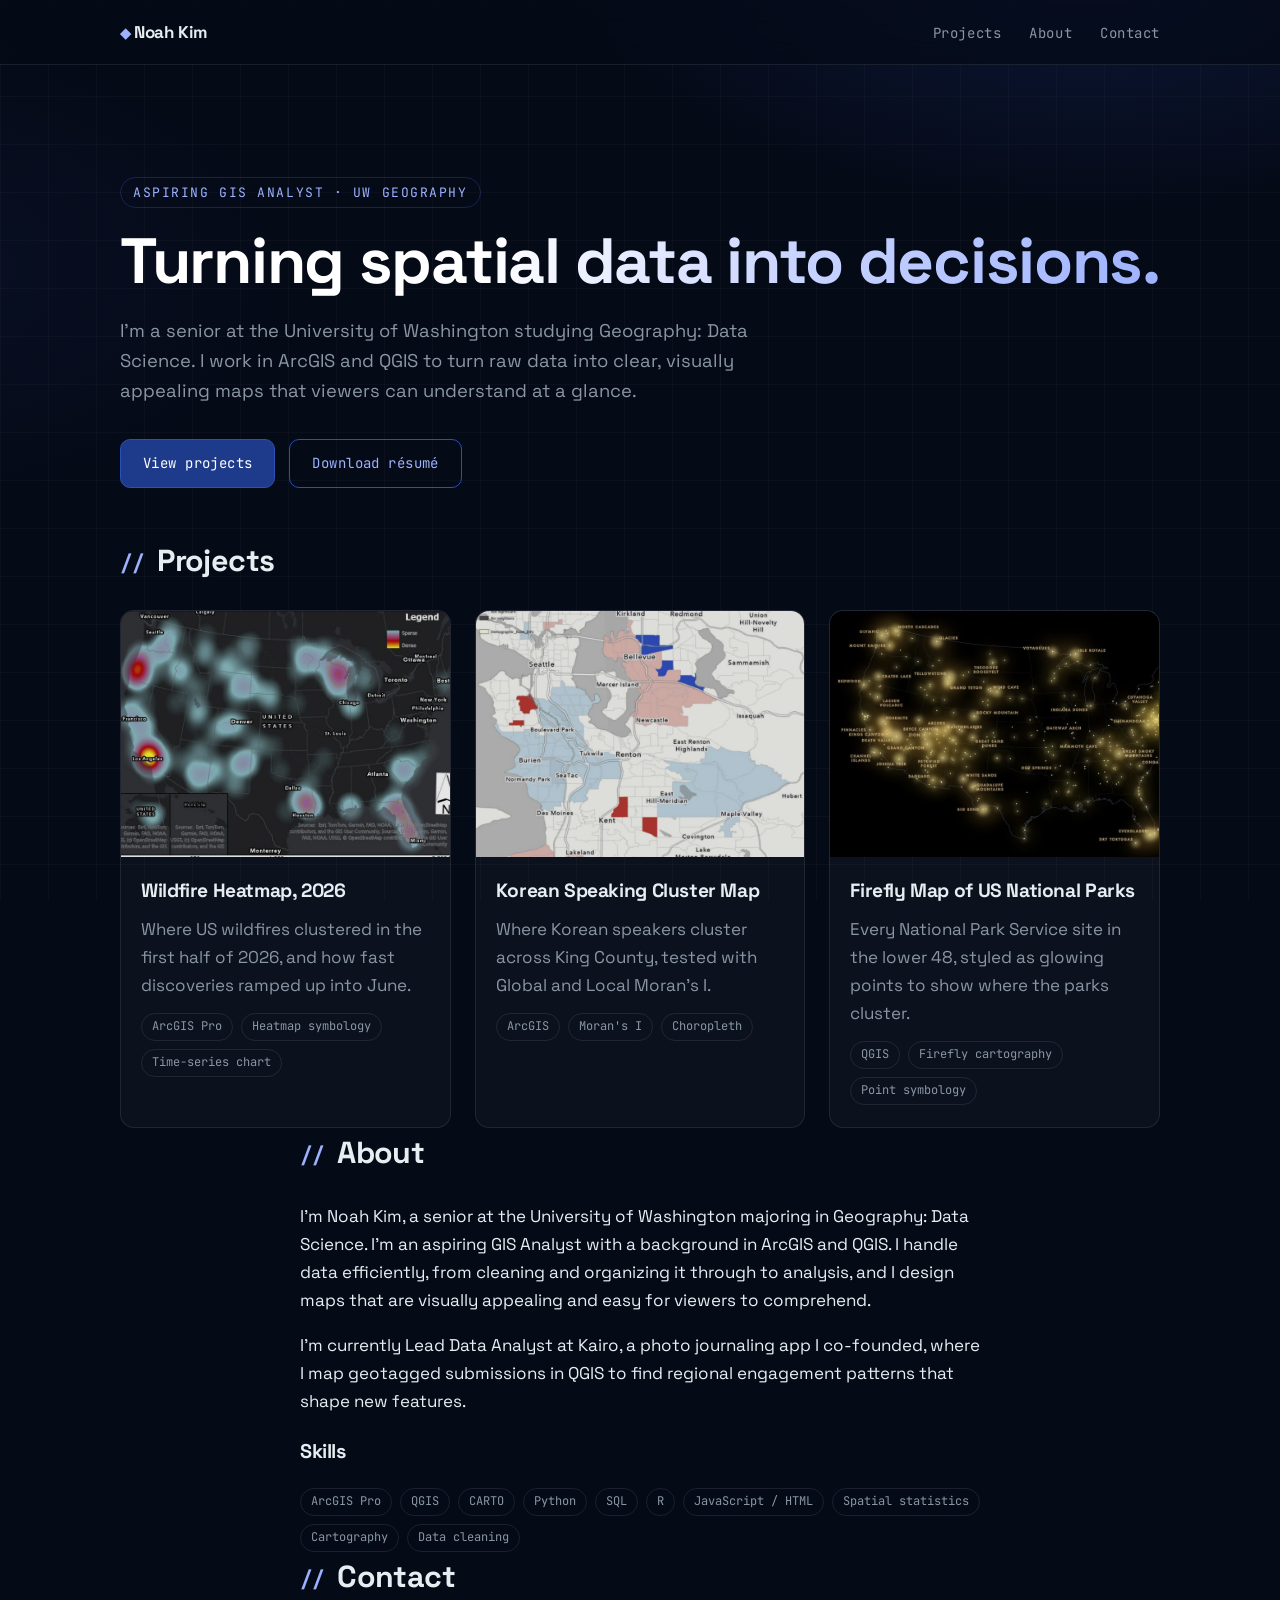
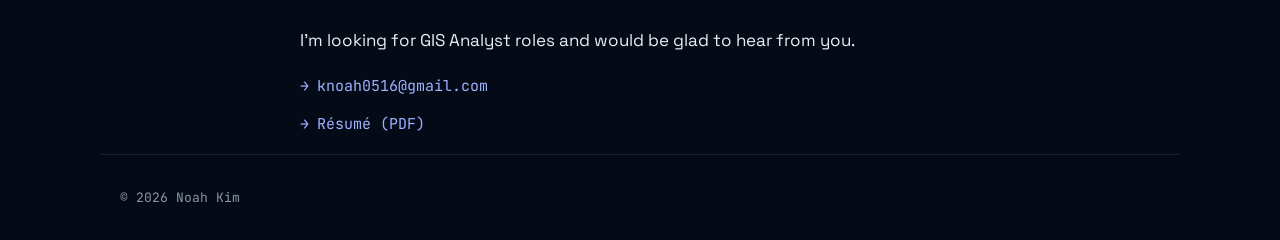
<file: index.html>
<!doctype html>
<html lang="en">
<head>
  <meta charset="utf-8">
  <meta name="viewport" content="width=device-width, initial-scale=1">
  <title>Noah Kim | GIS Portfolio</title>
  <meta name="description" content="GIS analyst portfolio: spatial analysis, cartography, and geospatial data projects.">
  <link rel="stylesheet" href="css/style.css">
</head>
<body>
  <header class="site-header">
    <nav class="container nav">
      <a class="brand" href="#top">Noah Kim</a>
      <ul>
        <li><a href="#projects">Projects</a></li>
        <li><a href="#about">About</a></li>
        <li><a href="#contact">Contact</a></li>
      </ul>
    </nav>
  </header>

  <main id="top">
    <section class="hero container">
      <p class="eyebrow">Aspiring GIS Analyst · UW Geography</p>
      <h1>Turning spatial data into decisions.</h1>
      <p class="lead">I'm a senior at the University of Washington studying Geography: Data Science. I work in ArcGIS and QGIS to turn raw data into clear, visually appealing maps that viewers can understand at a glance.</p>
      <div class="cta">
        <a class="btn" href="#projects">View projects</a>
        <a class="btn btn-outline" href="resume.pdf">Download résumé</a>
      </div>
    </section>

    <section id="projects" class="container">
      <h2>Projects</h2>
      <div class="grid">
        <article class="card">
          <a href="projects/project-1.html"><img src="images/project-1-thumb.jpg" alt="Heatmap of 2026 US wildfire locations, densest around Los Angeles and western Oregon"></a>
          <div class="card-body">
            <h3><a href="projects/project-1.html">Wildfire Heatmap, 2026</a></h3>
            <p>Where US wildfires clustered in the first half of 2026, and how fast discoveries ramped up into June.</p>
            <ul class="tags"><li>ArcGIS Pro</li><li>Heatmap symbology</li><li>Time-series chart</li></ul>
          </div>
        </article>
        <article class="card">
          <a href="projects/project-2.html"><img src="images/project-2-thumb.jpg" alt="Cluster map of Korean speakers around Seattle, Bellevue and south King County"></a>
          <div class="card-body">
            <h3><a href="projects/project-2.html">Korean Speaking Cluster Map</a></h3>
            <p>Where Korean speakers cluster across King County, tested with Global and Local Moran's I.</p>
            <ul class="tags"><li>ArcGIS</li><li>Moran's I</li><li>Choropleth</li></ul>
          </div>
        </article>
        <article class="card">
          <a href="projects/project-3.html"><img src="images/project-3-thumb.jpg" alt="Firefly-style map of glowing National Park Service sites across the US"></a>
          <div class="card-body">
            <h3><a href="projects/project-3.html">Firefly Map of US National Parks</a></h3>
            <p>Every National Park Service site in the lower 48, styled as glowing points to show where the parks cluster.</p>
            <ul class="tags"><li>QGIS</li><li>Firefly cartography</li><li>Point symbology</li></ul>
          </div>
        </article>
      </div>
    </section>

    <section id="about" class="container narrow">
      <h2>About</h2>
      <p>I'm Noah Kim, a senior at the University of Washington majoring in Geography: Data Science. I'm an aspiring GIS Analyst with a background in ArcGIS and QGIS. I handle data efficiently, from cleaning and organizing it through to analysis, and I design maps that are visually appealing and easy for viewers to comprehend.</p>
      <p>I'm currently Lead Data Analyst at Kairo, a photo journaling app I co-founded, where I map geotagged submissions in QGIS to find regional engagement patterns that shape new features.</p>
      <h3>Skills</h3>
      <ul class="tags">
        <li>ArcGIS Pro</li><li>QGIS</li><li>CARTO</li><li>Python</li><li>SQL</li><li>R</li><li>JavaScript / HTML</li><li>Spatial statistics</li><li>Cartography</li><li>Data cleaning</li>
      </ul>
    </section>

    <section id="contact" class="container narrow">
      <h2>Contact</h2>
      <p>I'm looking for GIS Analyst roles and would be glad to hear from you.</p>
      <ul class="contact">
        <li><a href="mailto:knoah0516@gmail.com">knoah0516@gmail.com</a></li>
        <!-- <li><a href="https://www.linkedin.com/in/[handle]">LinkedIn</a></li> -->
        <!-- <li><a href="https://github.com/[handle]">GitHub</a></li> -->
        <li><a href="resume.pdf">Résumé (PDF)</a></li>
      </ul>
    </section>
  </main>

  <footer class="container footer">© 2026 Noah Kim</footer>
</body>
</html>
</file>
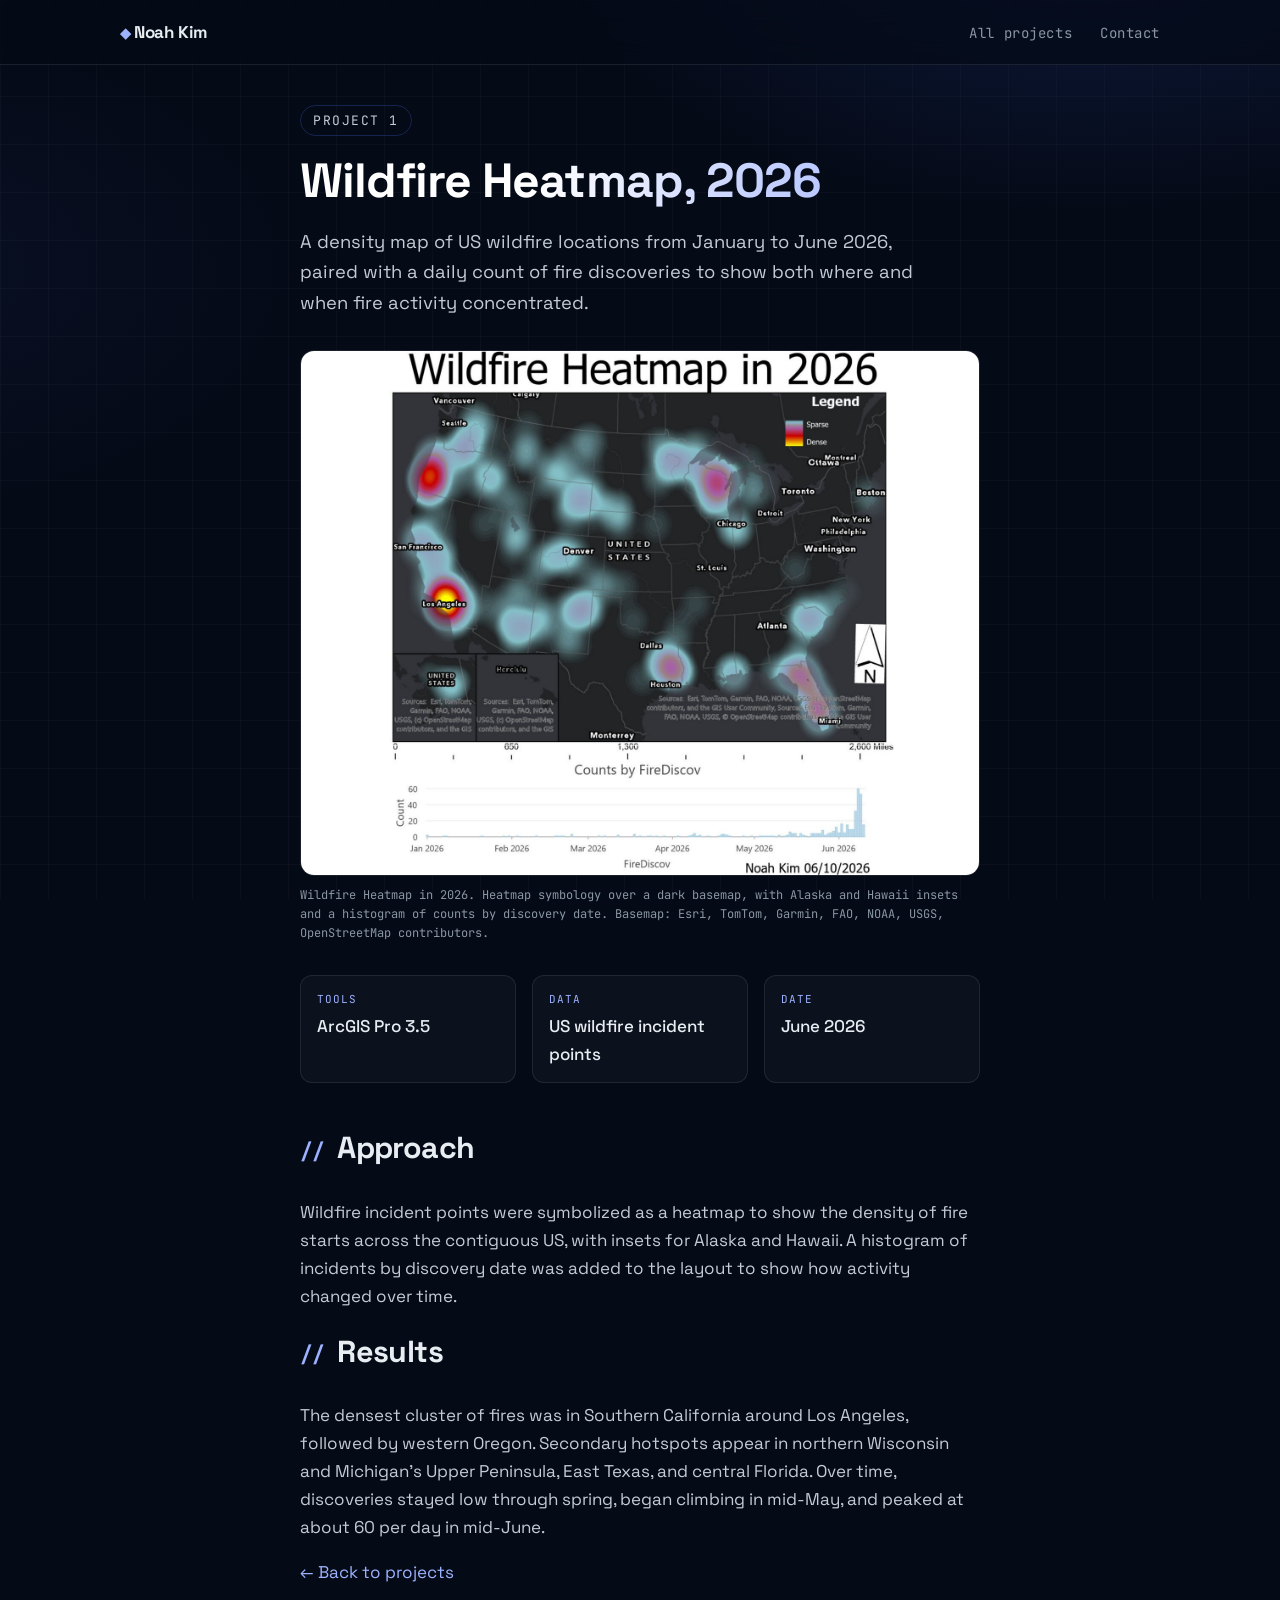
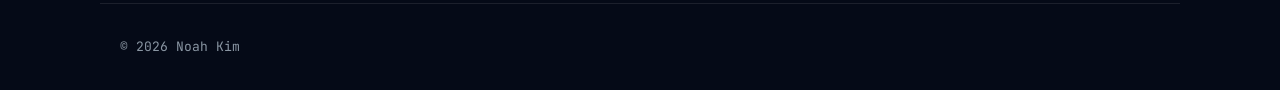
<file: projects/project-1.html>
<!doctype html>
<html lang="en">
<head>
  <meta charset="utf-8">
  <meta name="viewport" content="width=device-width, initial-scale=1">
  <title>Wildfire Heatmap, 2026 | Noah Kim GIS Portfolio</title>
  <link rel="stylesheet" href="../css/style.css">
</head>
<body>
  <header class="site-header">
    <nav class="container nav">
      <a class="brand" href="../index.html">Noah Kim</a>
      <ul><li><a href="../index.html#projects">All projects</a></li><li><a href="../index.html#contact">Contact</a></li></ul>
    </nav>
  </header>

  <main class="container narrow" style="padding-top:40px">
    <p class="eyebrow">Project 1</p>
    <h1>Wildfire Heatmap, 2026</h1>
    <p class="lead">A density map of US wildfire locations from January to June 2026, paired with a daily count of fire discoveries to show both where and when fire activity concentrated.</p>

    <figure class="project-hero">
      <a href="../images/project-1-map.jpg"><img src="../images/project-1-map.jpg" alt="Wildfire heatmap of the United States in 2026 with a histogram of fire discoveries by date from January to June"></a>
      <figcaption>Wildfire Heatmap in 2026. Heatmap symbology over a dark basemap, with Alaska and Hawaii insets and a histogram of counts by discovery date. Basemap: Esri, TomTom, Garmin, FAO, NOAA, USGS, OpenStreetMap contributors.</figcaption>
    </figure>

    <dl class="meta">
      <div><dt>Tools</dt><dd>ArcGIS Pro 3.5</dd></div>
      <div><dt>Data</dt><dd>US wildfire incident points</dd></div>
      <div><dt>Date</dt><dd>June 2026</dd></div>
    </dl>

    <h2>Approach</h2>
    <p>Wildfire incident points were symbolized as a heatmap to show the density of fire starts across the contiguous US, with insets for Alaska and Hawaii. A histogram of incidents by discovery date was added to the layout to show how activity changed over time.</p>

    <h2>Results</h2>
    <p>The densest cluster of fires was in Southern California around Los Angeles, followed by western Oregon. Secondary hotspots appear in northern Wisconsin and Michigan's Upper Peninsula, East Texas, and central Florida. Over time, discoveries stayed low through spring, began climbing in mid-May, and peaked at about 60 per day in mid-June.</p>

    <p><a href="../index.html#projects">← Back to projects</a></p>
  </main>

  <footer class="container footer">© 2026 Noah Kim</footer>
</body>
</html>
</file>
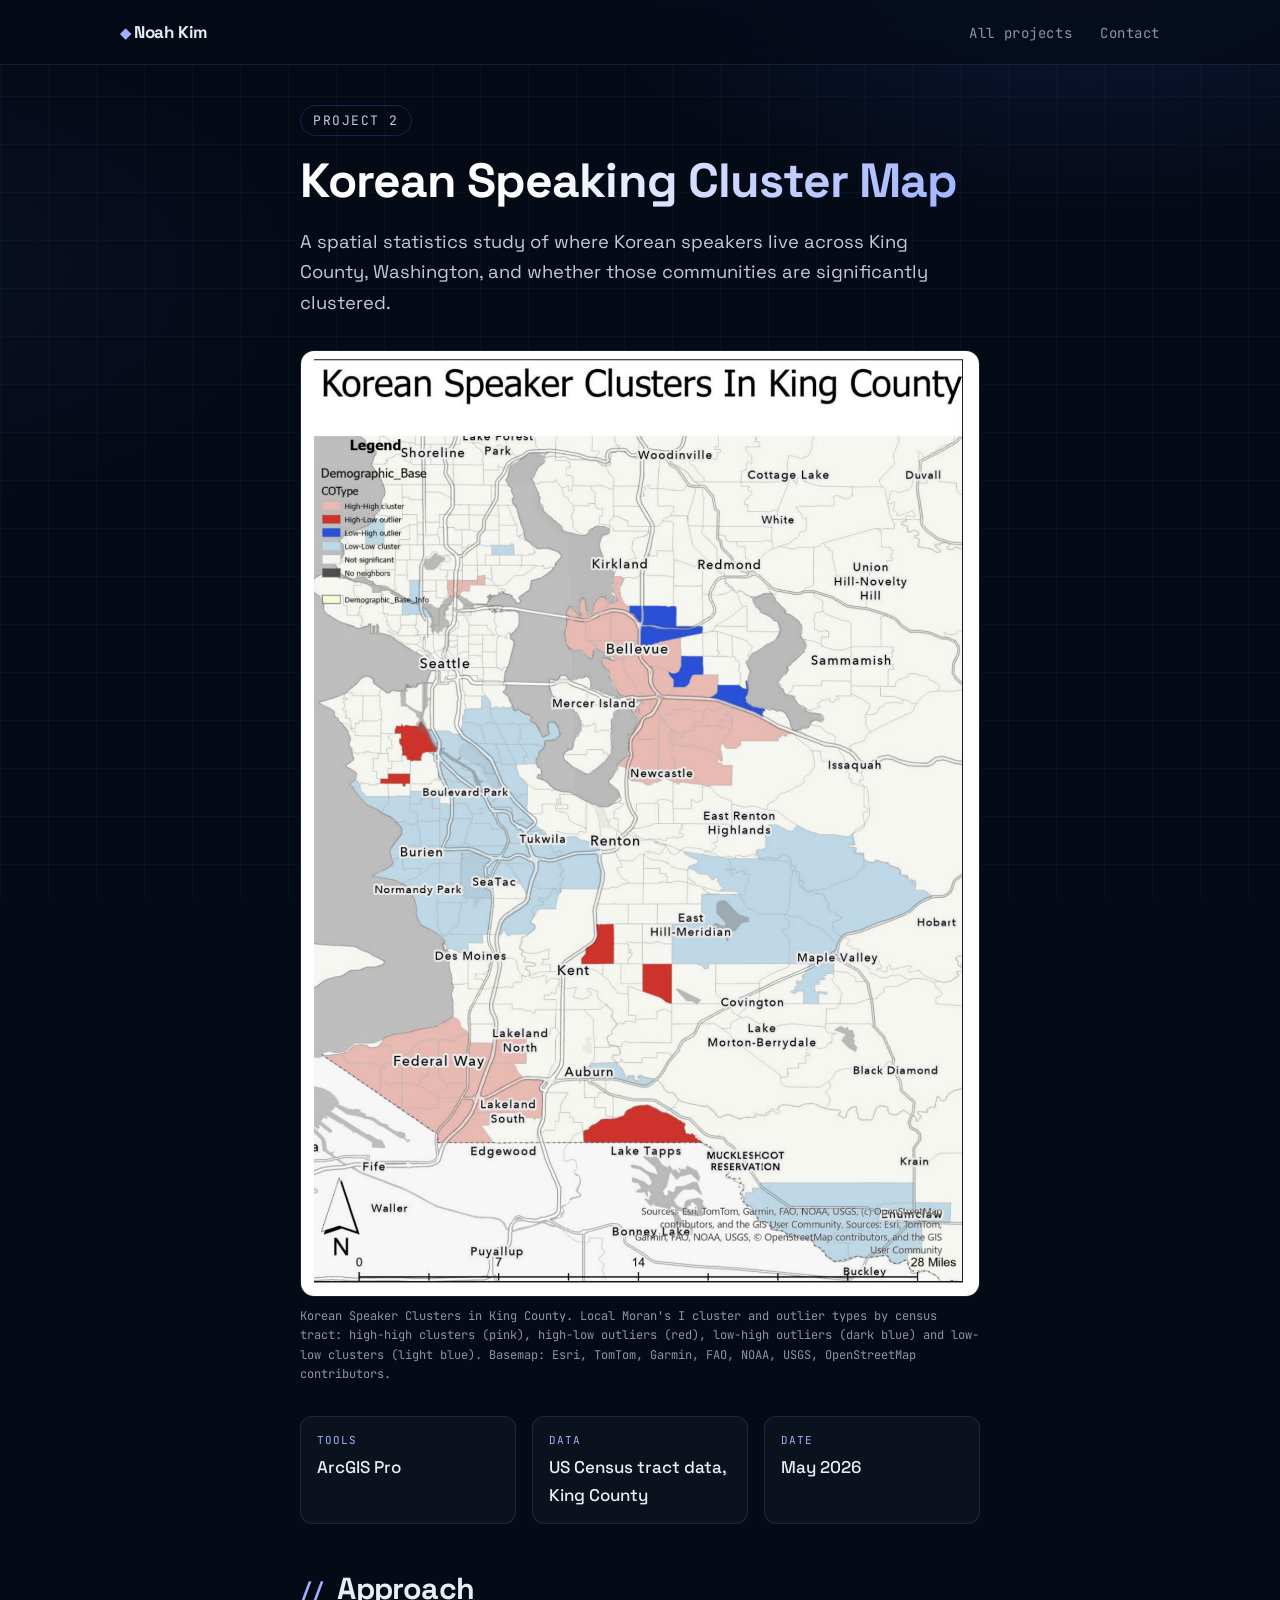
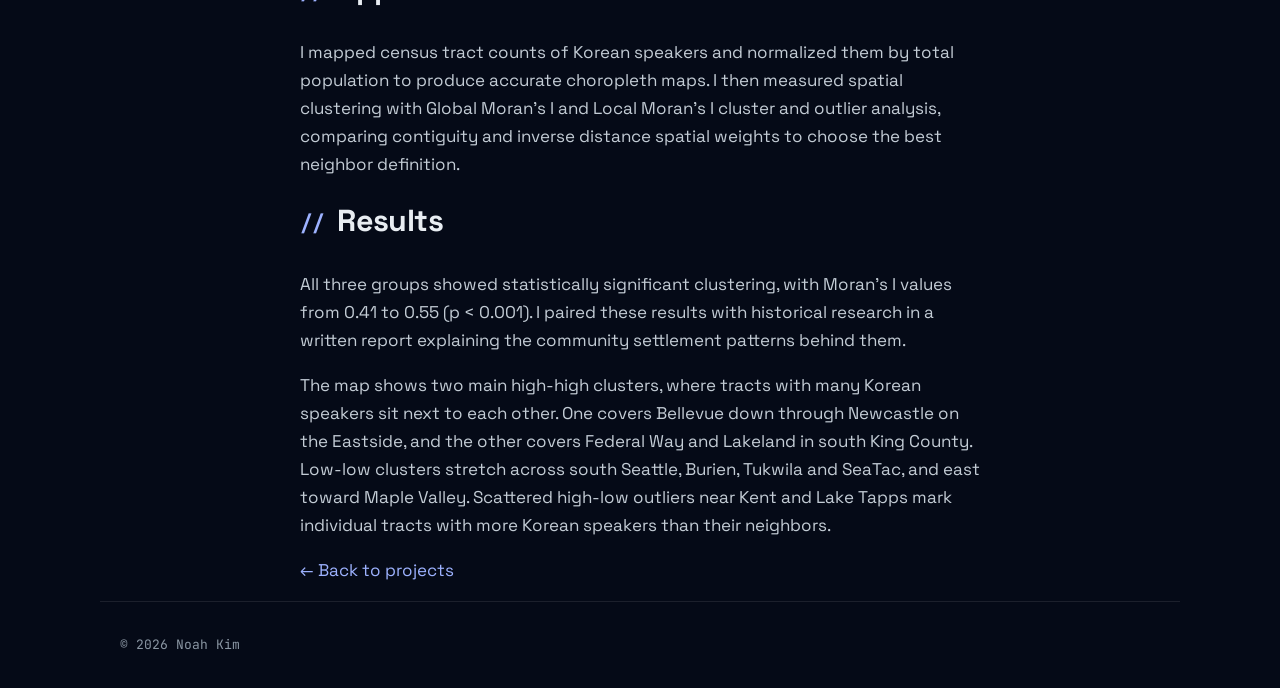
<file: projects/project-2.html>
<!doctype html>
<html lang="en">
<head>
  <meta charset="utf-8">
  <meta name="viewport" content="width=device-width, initial-scale=1">
  <title>Korean Speaking Cluster Map | Noah Kim GIS Portfolio</title>
  <link rel="stylesheet" href="../css/style.css">
</head>
<body>
  <header class="site-header">
    <nav class="container nav">
      <a class="brand" href="../index.html">Noah Kim</a>
      <ul><li><a href="../index.html#projects">All projects</a></li><li><a href="../index.html#contact">Contact</a></li></ul>
    </nav>
  </header>

  <main class="container narrow" style="padding-top:40px">
    <p class="eyebrow">Project 2</p>
    <h1>Korean Speaking Cluster Map</h1>
    <p class="lead">A spatial statistics study of where Korean speakers live across King County, Washington, and whether those communities are significantly clustered.</p>

    <figure class="project-hero">
      <a href="../images/project-2-map.jpg"><img src="../images/project-2-map.jpg" alt="Local Moran's I cluster and outlier map of Korean speakers in King County census tracts, with high-high clusters around Bellevue, Newcastle and Federal Way"></a>
      <figcaption>Korean Speaker Clusters in King County. Local Moran's I cluster and outlier types by census tract: high-high clusters (pink), high-low outliers (red), low-high outliers (dark blue) and low-low clusters (light blue). Basemap: Esri, TomTom, Garmin, FAO, NOAA, USGS, OpenStreetMap contributors.</figcaption>
    </figure>

    <dl class="meta">
      <div><dt>Tools</dt><dd>ArcGIS Pro</dd></div>
      <div><dt>Data</dt><dd>US Census tract data, King County</dd></div>
      <div><dt>Date</dt><dd>May 2026</dd></div>
    </dl>

    <h2>Approach</h2>
    <p>I mapped census tract counts of Korean speakers and normalized them by total population to produce accurate choropleth maps. I then measured spatial clustering with Global Moran's I and Local Moran's I cluster and outlier analysis, comparing contiguity and inverse distance spatial weights to choose the best neighbor definition.</p>

    <h2>Results</h2>
    <p>All three groups showed statistically significant clustering, with Moran's I values from 0.41 to 0.55 (p &lt; 0.001). I paired these results with historical research in a written report explaining the community settlement patterns behind them.</p>
    <p>The map shows two main high-high clusters, where tracts with many Korean speakers sit next to each other. One covers Bellevue down through Newcastle on the Eastside, and the other covers Federal Way and Lakeland in south King County. Low-low clusters stretch across south Seattle, Burien, Tukwila and SeaTac, and east toward Maple Valley. Scattered high-low outliers near Kent and Lake Tapps mark individual tracts with more Korean speakers than their neighbors.</p>

    <p><a href="../index.html#projects">← Back to projects</a></p>
  </main>

  <footer class="container footer">© 2026 Noah Kim</footer>
</body>
</html>
</file>
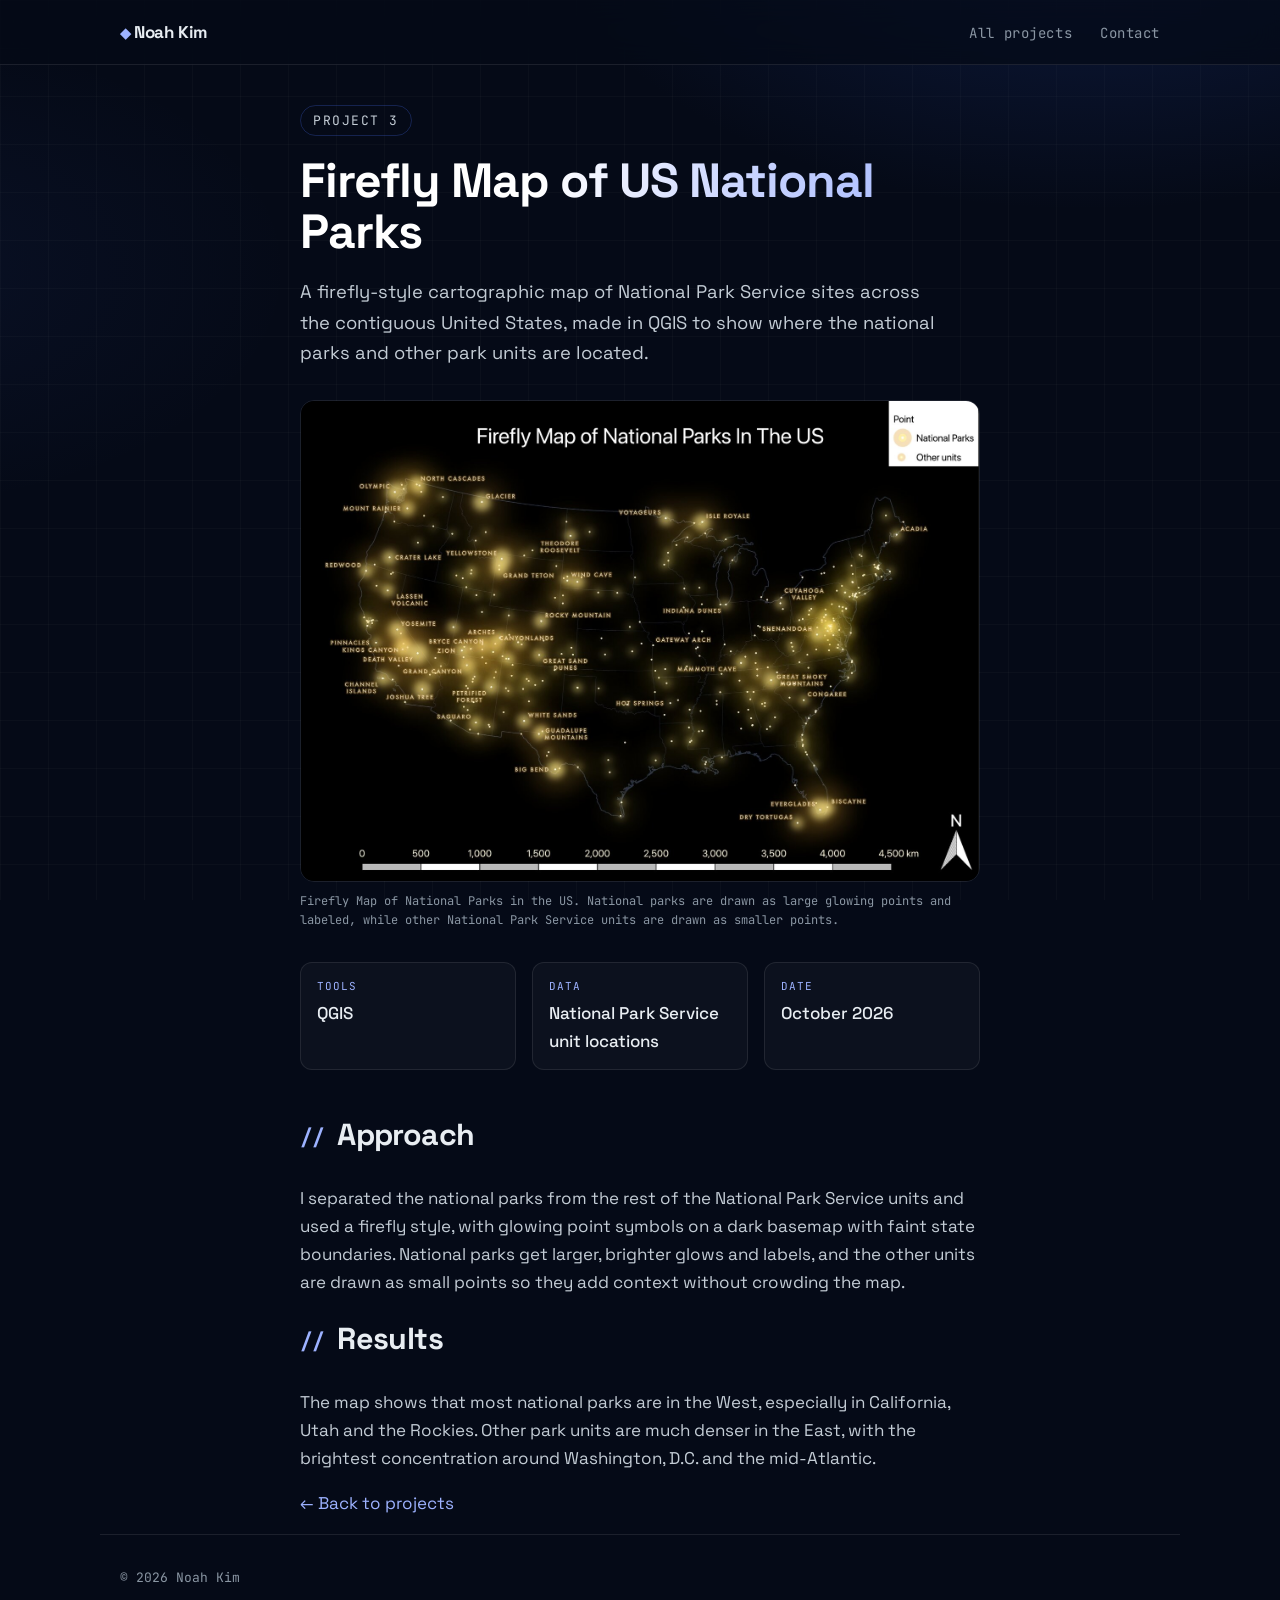
<file: projects/project-3.html>
<!doctype html>
<html lang="en">
<head>
  <meta charset="utf-8">
  <meta name="viewport" content="width=device-width, initial-scale=1">
  <title>Firefly Map of US National Parks | Noah Kim GIS Portfolio</title>
  <link rel="stylesheet" href="../css/style.css">
</head>
<body>
  <header class="site-header">
    <nav class="container nav">
      <a class="brand" href="../index.html">Noah Kim</a>
      <ul><li><a href="../index.html#projects">All projects</a></li><li><a href="../index.html#contact">Contact</a></li></ul>
    </nav>
  </header>

  <main class="container narrow" style="padding-top:40px">
    <p class="eyebrow">Project 3</p>
    <h1>Firefly Map of US National Parks</h1>
    <p class="lead">A firefly-style cartographic map of National Park Service sites across the contiguous United States, made in QGIS to show where the national parks and other park units are located.</p>

    <figure class="project-hero">
      <a href="../images/project-3-map.jpg"><img src="../images/project-3-map.jpg" alt="Firefly map of the contiguous US on a black background, with glowing points for national parks and smaller points for other National Park Service units"></a>
      <figcaption>Firefly Map of National Parks in the US. National parks are drawn as large glowing points and labeled, while other National Park Service units are drawn as smaller points.</figcaption>
    </figure>

    <dl class="meta">
      <div><dt>Tools</dt><dd>QGIS</dd></div>
      <div><dt>Data</dt><dd>National Park Service unit locations</dd></div>
      <div><dt>Date</dt><dd>October 2026</dd></div>
    </dl>

    <h2>Approach</h2>
    <p>I separated the national parks from the rest of the National Park Service units and used a firefly style, with glowing point symbols on a dark basemap with faint state boundaries. National parks get larger, brighter glows and labels, and the other units are drawn as small points so they add context without crowding the map.</p>

    <h2>Results</h2>
    <p>The map shows that most national parks are in the West, especially in California, Utah and the Rockies. Other park units are much denser in the East, with the brightest concentration around Washington, D.C. and the mid-Atlantic.</p>

    <p><a href="../index.html#projects">← Back to projects</a></p>
  </main>

  <footer class="container footer">© 2026 Noah Kim</footer>
</body>
</html>
</file>
<file: css/style.css>
@import url("https://fonts.googleapis.com/css2?family=Space+Grotesk:wght@400;500;700&family=JetBrains+Mono:wght@400;500&display=swap");

:root {
  --bg: #050a17;
  --surface: rgba(255, 255, 255, 0.03);
  --surface-hover: rgba(255, 255, 255, 0.06);
  --text: #e8edf2;
  --muted: #8a96a3;
  --accent: #9db2ff;
  --accent-2: #c9d4ff;
  --navy: #1e3a8a;
  --navy-bright: #2c4fb8;
  --accent-ink: #ffffff;
  --border: rgba(255, 255, 255, 0.09);
  --glow: 0 0 0 1px rgba(60, 95, 210, 0.45), 0 10px 40px -10px rgba(60, 95, 210, 0.35);
  --radius: 14px;
  --ease: cubic-bezier(.2, .8, .2, 1);
  --mono: "JetBrains Mono", ui-monospace, SFMono-Regular, Menlo, monospace;
}

* { box-sizing: border-box; }
html { scroll-behavior: smooth; }
body {
  margin: 0;
  background-color: var(--bg);
  background-image:
    radial-gradient(900px 500px at 85% -10%, rgba(30, 58, 138, 0.35), transparent 60%),
    radial-gradient(700px 400px at -10% 30%, rgba(60, 95, 210, 0.08), transparent 60%),
    linear-gradient(rgba(255, 255, 255, 0.025) 1px, transparent 1px),
    linear-gradient(90deg, rgba(255, 255, 255, 0.025) 1px, transparent 1px);
  background-size: auto, auto, 48px 48px, 48px 48px;
  background-attachment: fixed;
  color: var(--text);
  font: 17px/1.65 "Space Grotesk", system-ui, -apple-system, "Segoe UI", sans-serif;
  -webkit-font-smoothing: antialiased;
}
::selection { background: var(--navy); color: var(--accent-ink); }
img { max-width: 100%; display: block; }
a { color: var(--accent); text-decoration: none; transition: color .25s var(--ease); }
a:hover { color: #fff; }

.container { max-width: 1080px; margin: 0 auto; padding: 0 20px; }
.narrow { max-width: 720px; }
section { padding: 64px 20px; }
h1, h2, h3 { letter-spacing: -0.02em; }
h2 { font-size: 1.9rem; margin: 0 0 24px; }
h2::before {
  content: "// ";
  font-family: var(--mono);
  font-size: .7em;
  color: var(--accent);
  vertical-align: middle;
}

/* Header + nav */
.site-header {
  position: sticky; top: 0; z-index: 10;
  background: rgba(5, 10, 23, 0.72);
  backdrop-filter: blur(14px);
  -webkit-backdrop-filter: blur(14px);
  border-bottom: 1px solid var(--border);
}
.nav { display: flex; align-items: center; justify-content: space-between; height: 64px; }
.nav ul { display: flex; gap: 28px; list-style: none; margin: 0; padding: 0; }
.nav a {
  position: relative;
  color: var(--muted);
  font-family: var(--mono);
  font-size: 14px;
  letter-spacing: .04em;
  padding: 4px 0;
}
.nav ul a::after {
  content: "";
  position: absolute; left: 0; bottom: -2px;
  width: 100%; height: 1px;
  background: var(--accent);
  box-shadow: 0 0 8px var(--accent);
  transform: scaleX(0);
  transform-origin: right;
  transition: transform .35s var(--ease);
}
.nav ul a:hover { color: var(--text); }
.nav ul a:hover::after { transform: scaleX(1); transform-origin: left; }
.brand { color: var(--text) !important; font-family: "Space Grotesk", sans-serif !important; font-size: 17px !important; font-weight: 700; letter-spacing: -0.01em !important; }
.brand::before { content: "◆ "; color: var(--accent); font-size: .8em; }

/* Hero */
.hero { padding-top: 112px; padding-bottom: 48px; animation: rise .9s var(--ease) both; }
.eyebrow {
  display: inline-block;
  font-family: var(--mono);
  font-size: 13px;
  letter-spacing: .12em;
  text-transform: uppercase;
  color: var(--accent);
  border: 1px solid rgba(60, 95, 210, 0.3);
  border-radius: 999px;
  padding: 4px 12px;
  margin: 0;
}
h1 {
  font-size: clamp(2.3rem, 6vw, 4rem);
  line-height: 1.05;
  margin: 20px 0 20px;
  background: linear-gradient(100deg, #fff 35%, var(--accent-2) 65%, var(--accent));
  -webkit-background-clip: text;
  background-clip: text;
  color: transparent;
}
.lead { font-size: 1.15rem; color: var(--muted); max-width: 640px; }
.cta { display: flex; gap: 14px; flex-wrap: wrap; margin-top: 32px; }
.btn {
  position: relative;
  overflow: hidden;
  font-family: var(--mono);
  font-size: 14px;
  letter-spacing: .03em;
  background: var(--navy);
  color: var(--accent-ink);
  padding: 12px 22px;
  border-radius: 10px;
  border: 1px solid var(--navy-bright);
  transition: transform .3s var(--ease), box-shadow .3s var(--ease), background .3s var(--ease), color .3s var(--ease);
}
.btn::after {
  content: "";
  position: absolute; inset: 0;
  background: linear-gradient(110deg, transparent 30%, rgba(255, 255, 255, .45) 50%, transparent 70%);
  transform: translateX(-120%);
  transition: transform .7s var(--ease);
}
.btn:hover { transform: translateY(-2px); box-shadow: var(--glow); color: var(--accent-ink); background: var(--navy-bright); }
.btn:hover::after { transform: translateX(120%); }
.btn-outline { background: transparent; color: var(--accent); border-color: var(--navy-bright); }
.btn-outline:hover { background: rgba(60, 95, 210, 0.18); color: #fff; }

/* Project cards */
.grid { display: grid; grid-template-columns: repeat(auto-fill, minmax(280px, 1fr)); gap: 24px; }
.card {
  position: relative;
  background: var(--surface);
  border: 1px solid var(--border);
  border-radius: var(--radius);
  overflow: hidden;
  transition: transform .45s var(--ease), box-shadow .45s var(--ease), border-color .45s var(--ease), background .45s var(--ease);
  animation: rise .9s var(--ease) both;
}
.card:nth-child(2) { animation-delay: .1s; }
.card:nth-child(3) { animation-delay: .2s; }
.card > a:first-child { display: block; overflow: hidden; position: relative; }
.card > a:first-child::after {
  content: "View project →";
  position: absolute; inset: auto 12px 12px auto;
  font-family: var(--mono); font-size: 12px;
  color: var(--accent-ink); background: var(--navy);
  border: 1px solid var(--navy-bright);
  padding: 4px 10px; border-radius: 999px;
  opacity: 0; transform: translateY(8px);
  transition: opacity .35s var(--ease), transform .35s var(--ease);
}
.card img {
  aspect-ratio: 4 / 3; object-fit: cover; width: 100%;
  filter: saturate(.85) brightness(.9);
  transition: transform .8s var(--ease), filter .5s var(--ease);
}
.card:hover {
  transform: translateY(-6px);
  border-color: rgba(60, 95, 210, 0.5);
  background: var(--surface-hover);
  box-shadow: var(--glow);
}
.card:hover img { transform: scale(1.06); filter: saturate(1.1) brightness(1); }
.card:hover > a:first-child::after { opacity: 1; transform: none; }
.card-body { padding: 18px 20px 22px; }
.card h3 { margin: 0 0 8px; font-size: 1.2rem; }
.card h3 a { color: var(--text); }
.card:hover h3 a { color: var(--accent); }
.card p { color: var(--muted); margin: 0; }

.tags { display: flex; flex-wrap: wrap; gap: 8px; list-style: none; padding: 0; margin: 14px 0 0; }
.tags li {
  font-family: var(--mono);
  font-size: 12px;
  padding: 3px 10px;
  border: 1px solid var(--border);
  border-radius: 999px;
  color: var(--muted);
  transition: color .25s var(--ease), border-color .25s var(--ease), background .25s var(--ease);
}
.tags li:hover { color: var(--accent); border-color: rgba(60, 95, 210, 0.5); background: rgba(60, 95, 210, 0.06); }

/* Contact */
.contact { list-style: none; padding: 0; display: flex; flex-direction: column; gap: 10px; }
.contact a { font-family: var(--mono); font-size: 15px; display: inline-flex; align-items: center; gap: 8px; }
.contact a::before { content: "→"; transition: transform .3s var(--ease); }
.contact a:hover::before { transform: translateX(4px); }

.footer { color: var(--muted); font-family: var(--mono); font-size: 13px; padding: 32px 20px; border-top: 1px solid var(--border); }

/* Project detail pages */
.project-hero { margin: 32px 0; }
.project-hero a { display: block; overflow: hidden; border-radius: var(--radius); border: 1px solid var(--border); transition: box-shadow .45s var(--ease), border-color .45s var(--ease); }
.project-hero img { transition: transform .8s var(--ease); }
.project-hero a:hover { border-color: rgba(60, 95, 210, 0.5); box-shadow: var(--glow); }
.project-hero a:hover img { transform: scale(1.02); }
.meta { display: grid; grid-template-columns: repeat(auto-fit, minmax(150px, 1fr)); gap: 16px; margin: 24px 0 40px; }
.meta div {
  background: var(--surface);
  border: 1px solid var(--border);
  border-radius: 12px;
  padding: 14px 16px;
  transition: border-color .3s var(--ease), background .3s var(--ease);
}
.meta div:hover { border-color: rgba(60, 95, 210, 0.4); background: var(--surface-hover); }
.meta dt { font-family: var(--mono); font-size: 11px; letter-spacing: .1em; text-transform: uppercase; color: var(--accent); }
.meta dd { margin: 4px 0 0; font-weight: 500; }
main.narrow p { color: #c3ccd5; }
main.narrow h1 { font-size: clamp(2rem, 5vw, 3rem); }
.map-embed { width: 100%; aspect-ratio: 16 / 10; border: 1px solid var(--border); border-radius: var(--radius); }
figure { margin: 24px 0; }
figcaption { font-family: var(--mono); font-size: 12px; line-height: 1.6; color: var(--muted); margin-top: 10px; }

@keyframes rise {
  from { opacity: 0; transform: translateY(16px); }
  to { opacity: 1; transform: none; }
}

@media (max-width: 560px) {
  .nav ul { gap: 16px; }
  .nav a { font-size: 13px; }
  section { padding: 48px 16px; }
}

@media (prefers-reduced-motion: reduce) {
  *, *::before, *::after { animation: none !important; transition: none !important; }
}
</file>
